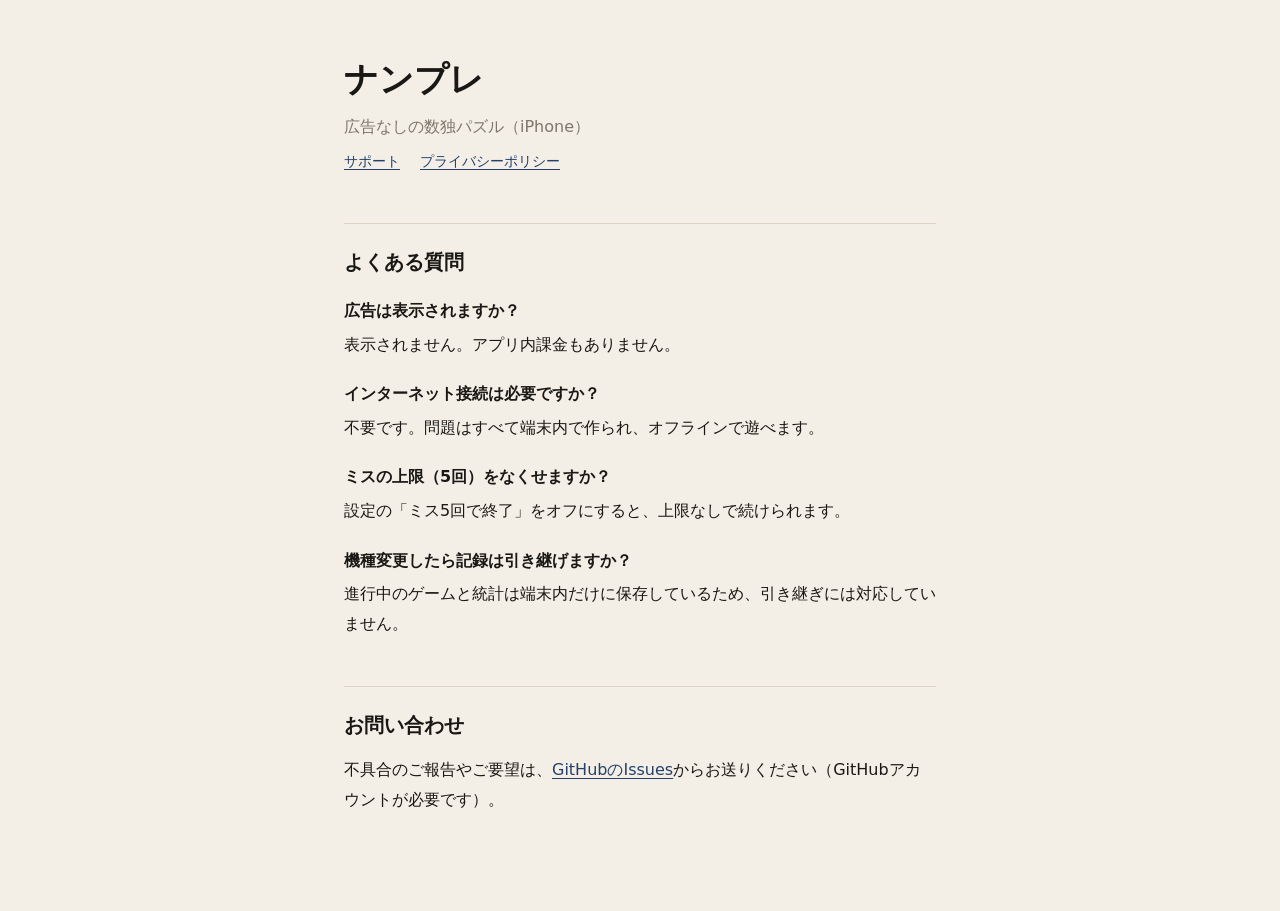
<file: index.html>
<!doctype html>
<html lang="ja">
<head>
  <meta charset="utf-8">
  <meta name="viewport" content="width=device-width, initial-scale=1">
  <title>ナンプレ サポート</title>
  <meta name="description" content="iPhoneアプリ「ナンプレ - 広告なしの数独パズル」のサポートページです。">
  <link rel="stylesheet" href="style.css">
</head>
<body>
<main>
  <h1>ナンプレ</h1>
  <p class="lead">広告なしの数独パズル（iPhone）</p>
  <nav><a href="./">サポート</a><a href="privacy.html">プライバシーポリシー</a></nav>

  <h2>よくある質問</h2>
  <dl>
    <dt>広告は表示されますか？</dt>
    <dd>表示されません。アプリ内課金もありません。</dd>

    <dt>インターネット接続は必要ですか？</dt>
    <dd>不要です。問題はすべて端末内で作られ、オフラインで遊べます。</dd>

    <dt>ミスの上限（5回）をなくせますか？</dt>
    <dd>設定の「ミス5回で終了」をオフにすると、上限なしで続けられます。</dd>

    <dt>機種変更したら記録は引き継げますか？</dt>
    <dd>進行中のゲームと統計は端末内だけに保存しているため、引き継ぎには対応していません。</dd>
  </dl>

  <h2>お問い合わせ</h2>
  <p>不具合のご報告やご要望は、<a href="https://github.com/ademuki01/nanpre-support/issues">GitHubのIssues</a>からお送りください（GitHubアカウントが必要です）。</p>
</main>
</body>
</html>
</file>
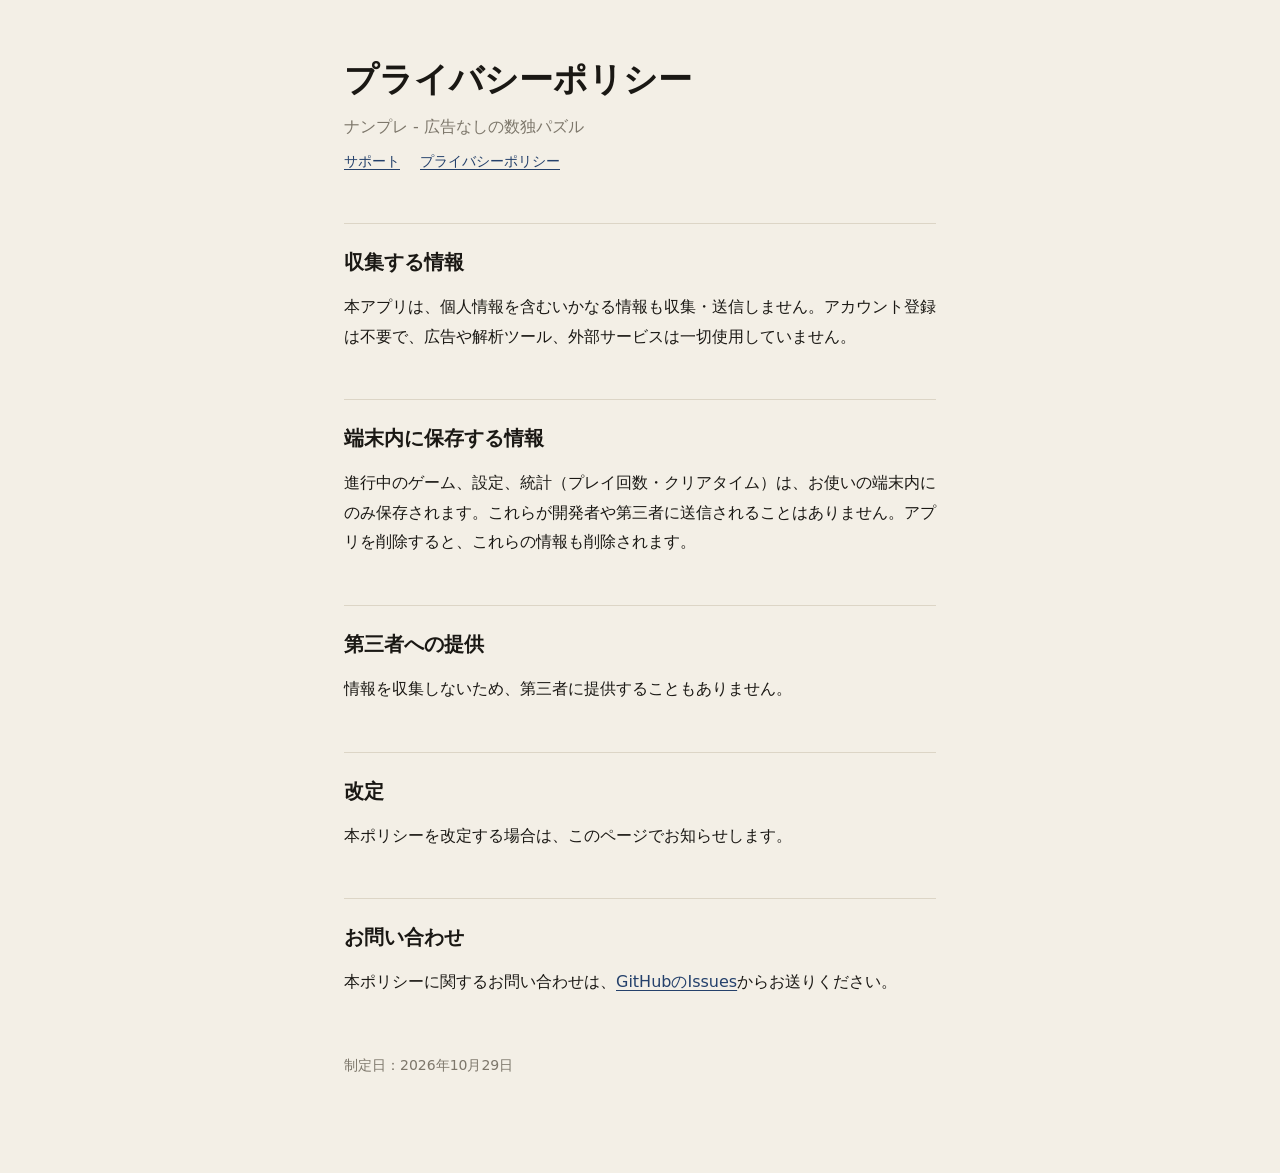
<file: privacy.html>
<!doctype html>
<html lang="ja">
<head>
  <meta charset="utf-8">
  <meta name="viewport" content="width=device-width, initial-scale=1">
  <title>ナンプレ プライバシーポリシー</title>
  <meta name="description" content="iPhoneアプリ「ナンプレ - 広告なしの数独パズル」のプライバシーポリシーです。">
  <link rel="stylesheet" href="style.css">
</head>
<body>
<main>
  <h1>プライバシーポリシー</h1>
  <p class="lead">ナンプレ - 広告なしの数独パズル</p>
  <nav><a href="./">サポート</a><a href="privacy.html">プライバシーポリシー</a></nav>

  <h2>収集する情報</h2>
  <p>本アプリは、個人情報を含むいかなる情報も収集・送信しません。アカウント登録は不要で、広告や解析ツール、外部サービスは一切使用していません。</p>

  <h2>端末内に保存する情報</h2>
  <p>進行中のゲーム、設定、統計（プレイ回数・クリアタイム）は、お使いの端末内にのみ保存されます。これらが開発者や第三者に送信されることはありません。アプリを削除すると、これらの情報も削除されます。</p>

  <h2>第三者への提供</h2>
  <p>情報を収集しないため、第三者に提供することもありません。</p>

  <h2>改定</h2>
  <p>本ポリシーを改定する場合は、このページでお知らせします。</p>

  <h2>お問い合わせ</h2>
  <p>本ポリシーに関するお問い合わせは、<a href="https://github.com/ademuki01/nanpre-support/issues">GitHubのIssues</a>からお送りください。</p>

  <p class="date">制定日：2026年10月29日</p>
</main>
</body>
</html>
</file>
<file: style.css>
:root {
  --paper: #f3efe6;
  --sheet: #fbf9f4;
  --ink: #1a1814;
  --ink-soft: #7d776b;
  --hairline: #dcd5c6;
  --ai: #24406b;
}

@media (prefers-color-scheme: dark) {
  :root {
    --paper: #0f0e0c;
    --sheet: #1a1917;
    --ink: #ece6d9;
    --ink-soft: #8e887c;
    --hairline: #35322d;
    --ai: #8daee0;
  }
}

* { box-sizing: border-box; }

body {
  margin: 0;
  background: var(--paper);
  color: var(--ink);
  font-family: "Hiragino Sans", "Hiragino Kaku Gothic ProN", "Noto Sans JP", system-ui, sans-serif;
  font-size: 16px;
  line-height: 1.85;
  -webkit-text-size-adjust: 100%;
}

main {
  max-width: 640px;
  margin: 0 auto;
  padding: 56px 24px 80px;
}

h1, h2 {
  font-family: "Hiragino Mincho ProN", "Yu Mincho", "Noto Serif JP", serif;
  font-weight: 600;
  line-height: 1.4;
}

h1 { font-size: clamp(26px, 7.4vw, 34px); margin: 0 0 8px; line-break: strict; }
h2 { font-size: 20px; margin: 48px 0 12px; padding-top: 24px; border-top: 1px solid var(--hairline); }

.lead { color: var(--ink-soft); margin: 0 0 8px; }

nav { margin: 0 0 40px; font-size: 14px; }
nav a { margin-right: 20px; }

a { color: var(--ai); text-underline-offset: 3px; }

dl { margin: 0; }
dt { font-weight: 600; margin-top: 20px; }
dd { margin: 4px 0 0; color: var(--ink); }

.date { margin-top: 56px; color: var(--ink-soft); font-size: 14px; }
</file>
